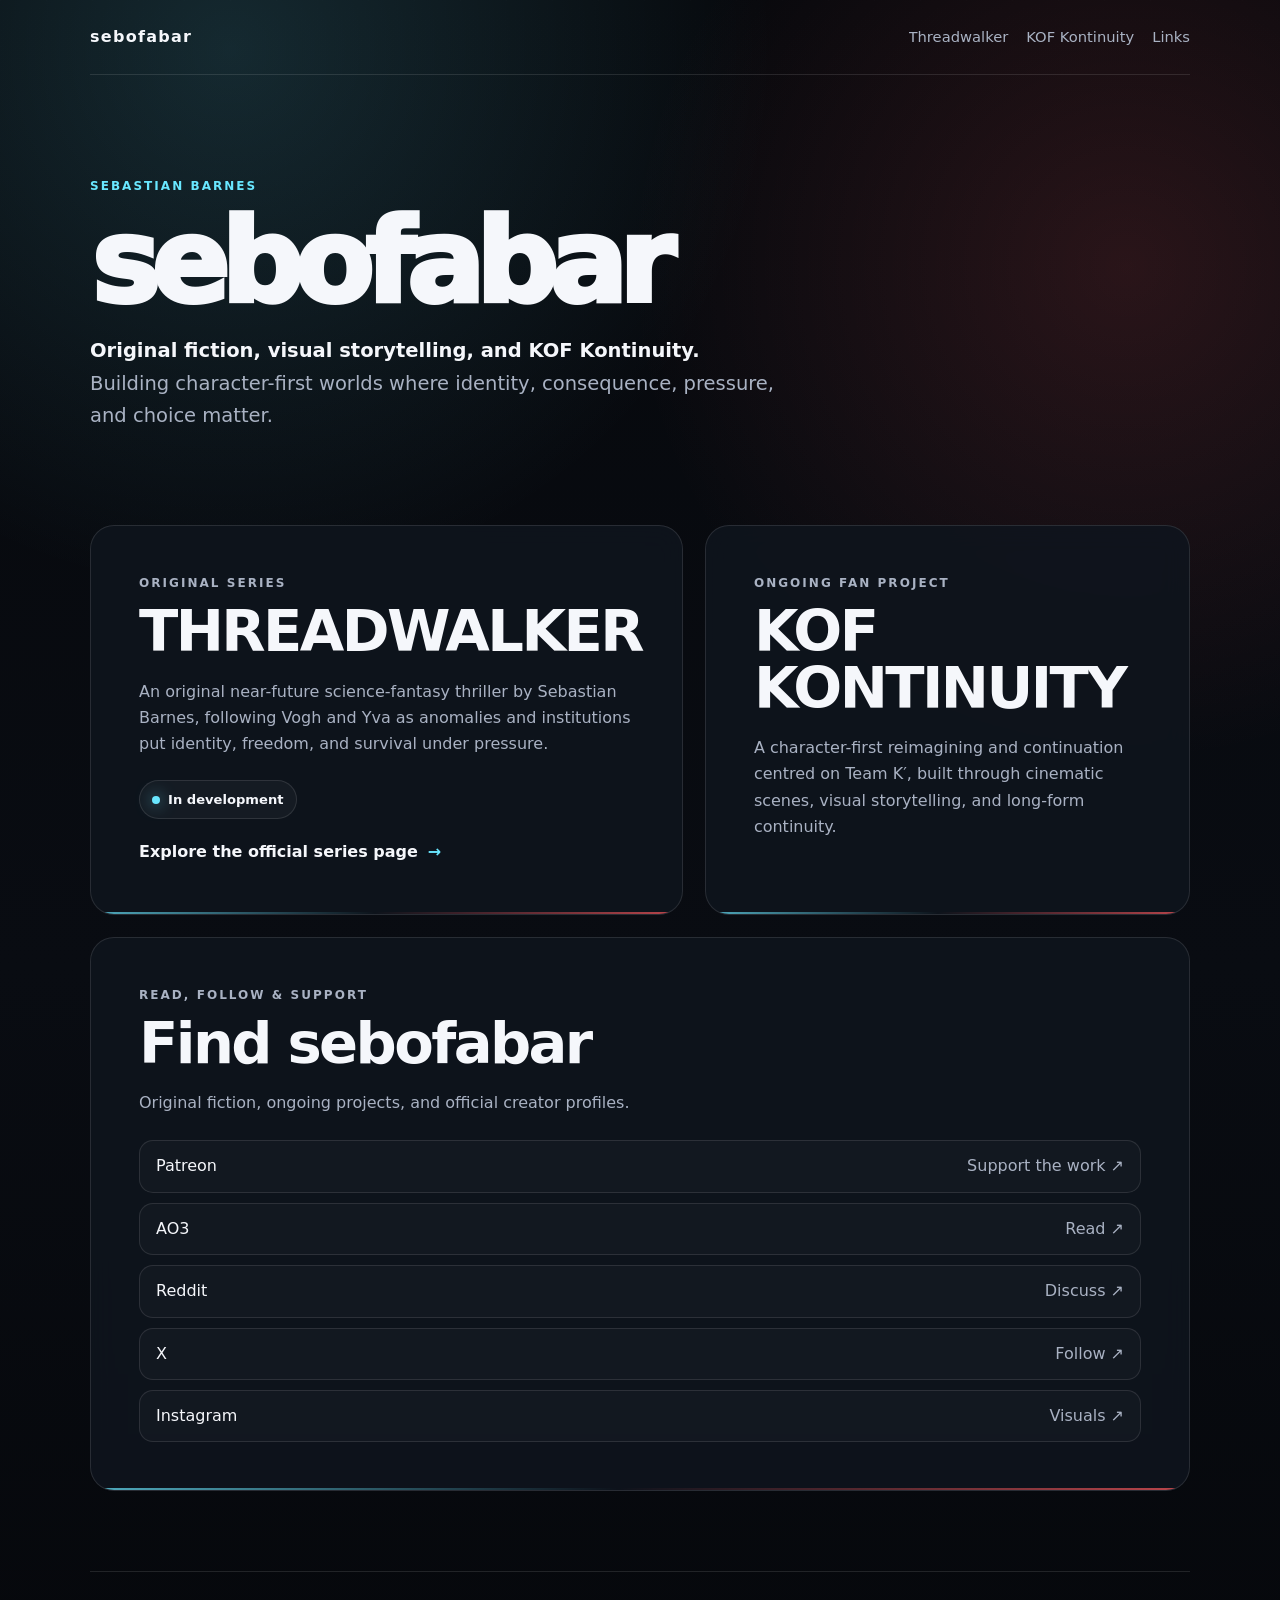
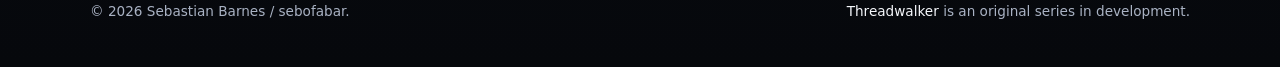
<file: index.html>
<!doctype html>
<html lang="en"><head>
<meta charset="utf-8"><meta name="viewport" content="width=device-width,initial-scale=1">
<title>sebofabar — Original Fiction & Visual Storytelling</title>
<meta name="description" content="The official website of Sebastian Barnes (sebofabar), creator of Threadwalker, an original science-fantasy series, and KOF Kontinuity.">
<meta name="author" content="Sebastian Barnes"><meta name="robots" content="index,follow"><meta name="theme-color" content="#0b0d12">
<link rel="canonical" href="https://sebofabar.com/"><link rel="stylesheet" href="/styles.css">
<meta property="og:type" content="website"><meta property="og:title" content="sebofabar — Original Fiction & Visual Storytelling"><meta property="og:description" content="Sebastian Barnes / sebofabar: creator of the original science-fantasy series Threadwalker, KOF Kontinuity, and visual storytelling."><meta property="og:url" content="https://sebofabar.com/"><meta property="og:image" content="https://sebofabar.com/social-sebofabar.png"><meta property="og:image:type" content="image/png"><meta property="og:image:width" content="1200"><meta property="og:image:height" content="630"><meta property="og:image:alt" content="Sebofabar creator brand illustration in dark cyan and red"><meta name="twitter:card" content="summary_large_image"><meta name="twitter:image" content="https://sebofabar.com/social-sebofabar.png">
<script type="application/ld+json">{"@context":"https://schema.org","@graph":[{"@type":"WebSite","@id":"https://sebofabar.com/#website","url":"https://sebofabar.com/","name":"sebofabar","publisher":{"@id":"https://sebofabar.com/#creator"}},{"@type":"Person","@id":"https://sebofabar.com/#creator","name":"Sebastian Barnes","alternateName":"sebofabar","url":"https://sebofabar.com/","sameAs":["https://www.patreon.com/sebofabar","https://archiveofourown.org/users/sebofabar","https://www.reddit.com/user/sebofabar/","https://x.com/sebofabar","https://www.instagram.com/sebofabar/"]},{"@type":"CreativeWorkSeries","@id":"https://sebofabar.com/threadwalker/#series","name":"Threadwalker","url":"https://sebofabar.com/threadwalker/","creator":{"@id":"https://sebofabar.com/#creator"},"description":"Threadwalker is an original near-future science-fantasy thriller created by Sebastian Barnes (sebofabar), following Vogh and Yva through escalating anomalies and Evollence.","genre":["Science fantasy","Near-future thriller"],"inLanguage":"en"}]}</script>
</head><body><div class="wrap">
<header><a class="brand" href="/">sebofabar</a><nav><a href="/threadwalker/">Threadwalker</a><a href="#kontinuity">KOF Kontinuity</a><a href="#links">Links</a></nav></header>
<main><section class="home-hero"><p class="creator">Sebastian Barnes</p><h1>sebofabar</h1><p class="lead"><strong>Original fiction, visual storytelling, and KOF Kontinuity.</strong> Building character-first worlds where identity, consequence, pressure, and choice matter.</p></section>
<section class="grid">
<article class="card"><div class="eyebrow">Original Series</div><h2>THREADWALKER</h2><p>An original near-future science-fantasy thriller by Sebastian Barnes, following Vogh and Yva as anomalies and institutions put identity, freedom, and survival under pressure.</p><div class="status">In development</div><p style="margin-top:20px"><a class="series-link" href="/threadwalker/">Explore the official series page <span>→</span></a></p></article>
<article class="card" id="kontinuity"><div class="eyebrow">Ongoing Fan Project</div><h2>KOF KONTINUITY</h2><p>A character-first reimagining and continuation centred on Team K′, built through cinematic scenes, visual storytelling, and long-form continuity.</p></article>
<article class="card wide" id="links"><div class="eyebrow">Read, Follow & Support</div><h2>Find sebofabar</h2><p>Original fiction, ongoing projects, and official creator profiles.</p><div class="links"><a class="button" href="https://www.patreon.com/sebofabar" target="_blank" rel="me noopener"><span>Patreon</span><span>Support the work ↗</span></a><a class="button" href="https://archiveofourown.org/users/sebofabar" target="_blank" rel="me noopener"><span>AO3</span><span>Read ↗</span></a><a class="button" href="https://www.reddit.com/user/sebofabar/" target="_blank" rel="me noopener"><span>Reddit</span><span>Discuss ↗</span></a><a class="button" href="https://x.com/sebofabar" target="_blank" rel="me noopener"><span>X</span><span>Follow ↗</span></a><a class="button" href="https://www.instagram.com/sebofabar/" target="_blank" rel="me noopener"><span>Instagram</span><span>Visuals ↗</span></a></div></article>
</section></main><footer><span>© 2026 Sebastian Barnes / sebofabar.</span><span><a href="/threadwalker/">Threadwalker</a> is an original series in development.</span></footer>
</div></body></html>
</file>
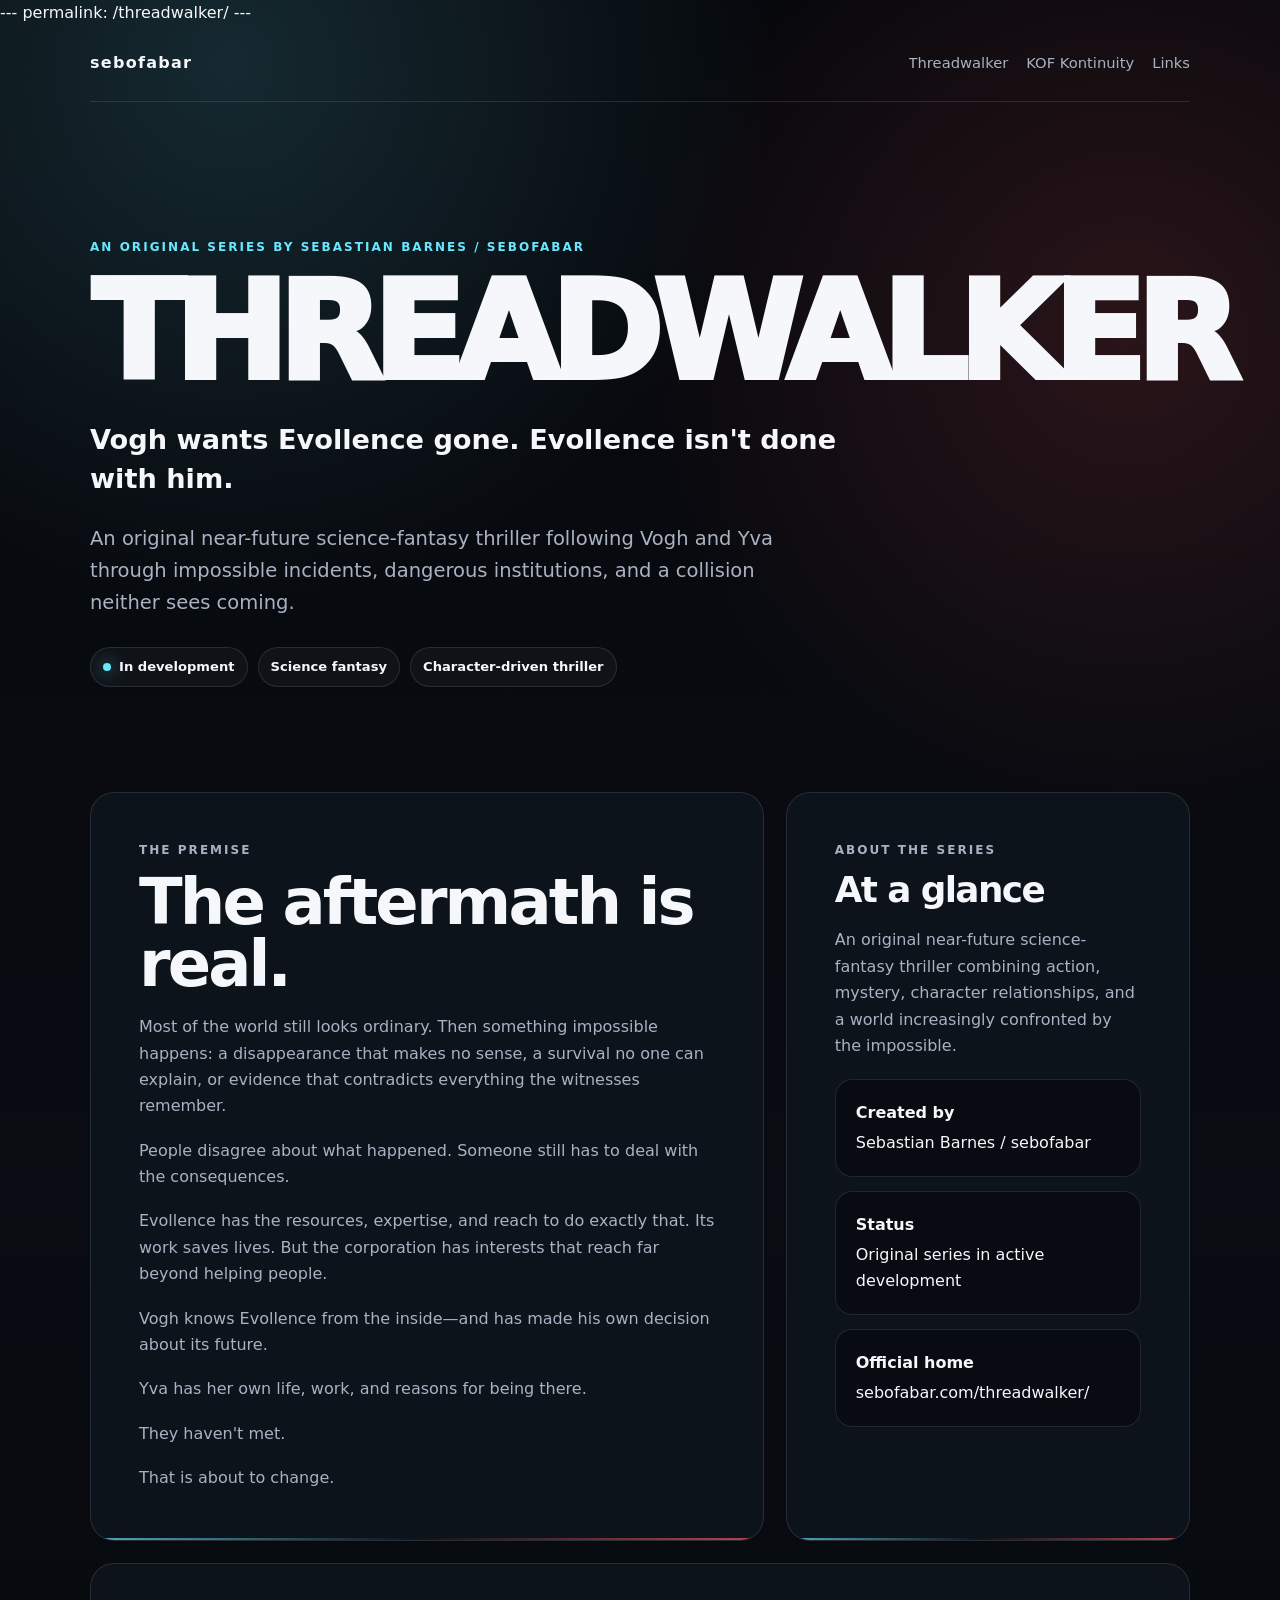
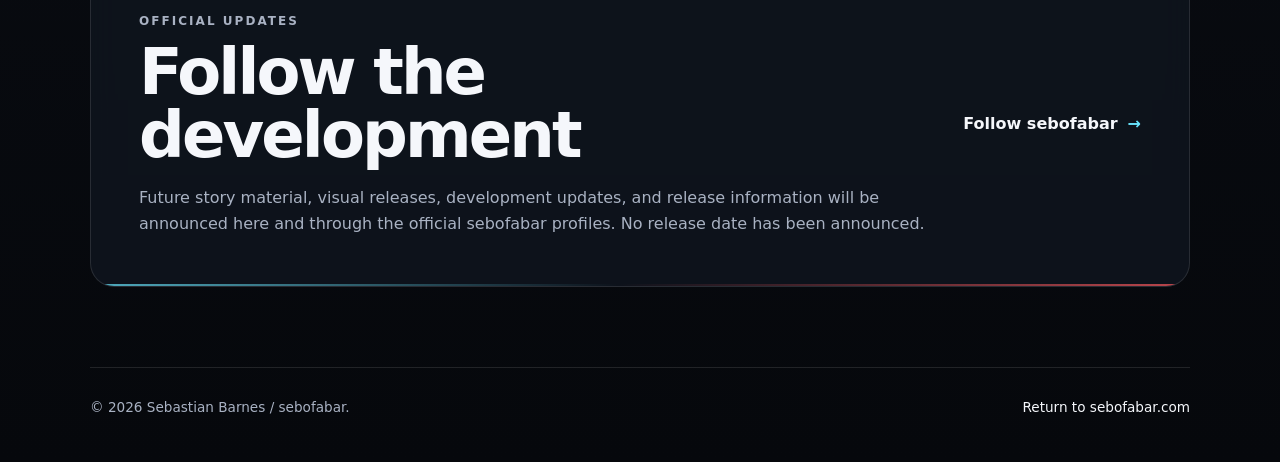
<file: threadwalker.html>
---
permalink: /threadwalker/
---
<!doctype html>
<html lang="en">
<head>
  <meta charset="utf-8">
  <meta name="viewport" content="width=device-width,initial-scale=1">
  <title>Threadwalker | Original Science-Fantasy Thriller by Sebastian Barnes</title>
  <meta name="description" content="Threadwalker is an original science-fantasy thriller by Sebastian Barnes (sebofabar), following Vogh and Yva through impossible events and Evollence.">
  <meta name="author" content="Sebastian Barnes">
  <meta name="robots" content="index,follow">
  <meta name="theme-color" content="#080a0f">
  <link rel="canonical" href="https://sebofabar.com/threadwalker/">
  <link rel="stylesheet" href="/styles.css">
  <style>
    /* Keep the narrower overview card's heading readable without clipping.
       Page-scoped: other cards and the main hero retain their existing sizes. */
    .content > aside.panel h2 {
      font-size: clamp(1.9rem, 2.8vw, 2.5rem);
      line-height: 1.08;
      letter-spacing: -0.045em;
      overflow-wrap: break-word;
    }
    /* Keep the updates link on one line without changing site-wide buttons. */
    .content > .cta > a {
      white-space: nowrap;
      flex: 0 0 auto;
    }
  </style>
  <meta property="og:type" content="website">
  <meta property="og:title" content="Threadwalker | Original Science-Fantasy Thriller by Sebastian Barnes">
  <meta property="og:description" content="An original near-future science-fantasy thriller following Vogh and Yva through impossible incidents, dangerous institutions, and a collision neither sees coming.">
  <meta property="og:url" content="https://sebofabar.com/threadwalker/">
  <meta property="og:site_name" content="sebofabar">
  <meta property="og:image" content="https://sebofabar.com/social-threadwalker.png">
  <meta property="og:image:type" content="image/png">
  <meta property="og:image:width" content="1200">
  <meta property="og:image:height" content="630">
  <meta property="og:image:alt" content="Threadwalker series illustration with abstract cyan and red intersecting threads">
  <meta name="twitter:card" content="summary_large_image">
  <meta name="twitter:image" content="https://sebofabar.com/social-threadwalker.png">
  <script type="application/ld+json">{"@context":"https://schema.org","@graph":[{"@type":"WebPage","@id":"https://sebofabar.com/threadwalker/#page","url":"https://sebofabar.com/threadwalker/","name":"Threadwalker — Original Series by Sebastian Barnes","isPartOf":{"@id":"https://sebofabar.com/#website"},"mainEntity":{"@id":"https://sebofabar.com/threadwalker/#series"}},{"@type":"CreativeWorkSeries","@id":"https://sebofabar.com/threadwalker/#series","name":"Threadwalker","alternateName":"THREADWALKER","url":"https://sebofabar.com/threadwalker/","creator":{"@id":"https://sebofabar.com/#creator"},"genre":["Science fantasy","Near-future thriller","Metaphysical thriller","Adventure"],"inLanguage":"en","description":"An original near-future science-fantasy thriller by Sebastian Barnes (sebofabar), following Vogh and Yva through impossible events and Evollence.","mainEntityOfPage":{"@id":"https://sebofabar.com/threadwalker/#page"}},{"@type":"Person","@id":"https://sebofabar.com/#creator","name":"Sebastian Barnes","alternateName":"sebofabar","url":"https://sebofabar.com/","sameAs":["https://www.patreon.com/sebofabar","https://archiveofourown.org/users/sebofabar","https://www.reddit.com/user/sebofabar/","https://x.com/sebofabar","https://www.instagram.com/sebofabar/"]},{"@type":"WebSite","@id":"https://sebofabar.com/#website","url":"https://sebofabar.com/","name":"sebofabar"}]}</script>
</head>
<body>
<div class="wrap">
  <header>
    <a class="brand" href="/">sebofabar</a>
    <nav>
      <a href="/threadwalker/" aria-current="page">Threadwalker</a>
      <a href="/#kontinuity">KOF Kontinuity</a>
      <a href="/#links">Links</a>
    </nav>
  </header>
  <main>
    <section class="hero">
      <p class="creator">An original series by Sebastian Barnes / sebofabar</p>
      <h1>THREADWALKER</h1>
      <p class="tagline"><strong>Vogh wants Evollence gone. Evollence isn't done with him.</strong></p>
      <p class="lead">An original near-future science-fantasy thriller following Vogh and Yva through impossible incidents, dangerous institutions, and a collision neither sees coming.</p>
      <div class="status-row">
        <span class="pill live">In development</span>
        <span class="pill">Science fantasy</span>
        <span class="pill">Character-driven thriller</span>
      </div>
    </section>
    <section class="content">
      <article class="panel">
        <div class="eyebrow">The premise</div>
        <h2>The aftermath is real.</h2>
        <p>Most of the world still looks ordinary. Then something impossible happens: a disappearance that makes no sense, a survival no one can explain, or evidence that contradicts everything the witnesses remember.</p>
        <p>People disagree about what happened. Someone still has to deal with the consequences.</p>
        <p>Evollence has the resources, expertise, and reach to do exactly that. Its work saves lives. But the corporation has interests that reach far beyond helping people.</p>
        <p>Vogh knows Evollence from the inside—and has made his own decision about its future.</p>
        <p>Yva has her own life, work, and reasons for being there.</p>
        <p>They haven't met.</p>
        <p>That is about to change.</p>
      </article>
      <aside class="panel">
        <div class="eyebrow">About the series</div>
        <h2>At a glance</h2>
        <p>An original near-future science-fantasy thriller combining action, mystery, character relationships, and a world increasingly confronted by the impossible.</p>
        <div class="fact-list">
          <div class="fact"><b>Created by</b>Sebastian Barnes / sebofabar</div>
          <div class="fact"><b>Status</b>Original series in active development</div>
          <div class="fact"><b>Official home</b>sebofabar.com/threadwalker/</div>
        </div>
      </aside>
      <article class="panel wide cta">
        <div>
          <div class="eyebrow">Official updates</div>
          <h2>Follow the development</h2>
          <p>Future story material, visual releases, development updates, and release information will be announced here and through the official sebofabar profiles. No release date has been announced.</p>
        </div>
        <a href="/#links">Follow sebofabar <span>→</span></a>
      </article>
    </section>
  </main>
  <footer>
    <span>© 2026 Sebastian Barnes / sebofabar.</span>
    <span><a href="/">Return to sebofabar.com</a></span>
  </footer>
</div>
</body>
</html>
</file>
<file: styles.css>
:root{--bg:#07090d;--panel:rgba(15,20,29,.9);--text:#f5f7fb;--muted:#a9b2c3;--line:rgba(255,255,255,.11);--cyan:#69e7ff;--red:#ff5a5f;--radius:24px;color-scheme:dark}*{box-sizing:border-box}html{scroll-behavior:smooth}body{margin:0;color:var(--text);background:radial-gradient(circle at 18% 3%,rgba(105,231,255,.15),transparent 34rem),radial-gradient(circle at 88% 16%,rgba(255,90,95,.14),transparent 31rem),linear-gradient(180deg,#06080c,#090c12 58%,#06080c);font-family:Inter,ui-sans-serif,system-ui,-apple-system,BlinkMacSystemFont,"Segoe UI",sans-serif;line-height:1.65}body:before{content:"";position:fixed;inset:0;z-index:0;pointer-events:none;background:linear-gradient(rgba(255,255,255,.018) 1px,transparent 1px),linear-gradient(90deg,rgba(255,255,255,.014) 1px,transparent 1px);background-size:46px 46px;opacity:.35;mask-image:linear-gradient(to bottom,#000,transparent 88%)}.wrap{width:min(1100px,calc(100% - 32px));margin:auto;position:relative;z-index:1}header{display:flex;justify-content:space-between;align-items:center;gap:24px;padding:24px 0;border-bottom:1px solid var(--line)}.brand{color:var(--text);text-decoration:none;font-weight:850;letter-spacing:.08em;text-transform:lowercase;flex:0 0 auto}nav{display:flex;gap:18px;flex-wrap:nowrap;overflow-x:auto;scrollbar-width:none;white-space:nowrap}nav::-webkit-scrollbar{display:none}nav a{color:var(--muted);text-decoration:none;font-size:.92rem}nav a:hover,nav a:focus-visible{color:var(--text)}.hero{padding:clamp(70px,11vw,136px) 0 clamp(62px,9vw,105px);max-width:950px}.creator,.eyebrow{color:var(--cyan);text-transform:uppercase;letter-spacing:.17em;font-weight:850;font-size:.75rem}.creator{margin:0 0 18px}.eyebrow{color:var(--muted);margin-bottom:10px}h1{margin:0;font-size:clamp(3.4rem,11vw,8.5rem);line-height:.84;letter-spacing:-.075em;font-weight:950}h2{margin:0 0 18px;font-size:clamp(2rem,5vw,4rem);line-height:.98;letter-spacing:-.045em}h3{margin:0 0 8px;font-size:1.3rem;letter-spacing:-.02em}.tagline{max-width:760px;margin:30px 0 0;font-size:clamp(1.15rem,3vw,1.7rem);color:var(--muted);line-height:1.45}.tagline strong,.lead strong{color:var(--text)}.status-row{display:flex;flex-wrap:wrap;gap:10px;margin-top:28px}.pill{display:inline-flex;align-items:center;gap:8px;padding:8px 12px;border:1px solid var(--line);border-radius:999px;color:var(--text);background:rgba(255,255,255,.035);font-size:.82rem;font-weight:750}.pill.live:before{content:"";width:8px;height:8px;border-radius:50%;background:var(--cyan);box-shadow:0 0 18px rgba(105,231,255,.85)}.content,.grid{display:grid;gap:22px;padding-bottom:80px}.content{grid-template-columns:1.25fr .75fr}.grid{grid-template-columns:1.1fr .9fr}.panel,.card{position:relative;overflow:hidden;padding:clamp(26px,5vw,48px);border:1px solid var(--line);border-radius:var(--radius);background:var(--panel);backdrop-filter:blur(14px)}.panel:after,.card:after{content:"";position:absolute;left:0;right:0;bottom:0;height:2px;background:linear-gradient(90deg,var(--cyan),transparent 48%,var(--red));opacity:.72}.wide{grid-column:1/-1}p{margin:0;color:var(--muted)}p+p{margin-top:18px}.quote{padding:24px;border-left:2px solid var(--cyan);background:rgba(105,231,255,.045);border-radius:0 16px 16px 0;color:var(--text);font-size:1.08rem;font-weight:700}.character-grid{display:grid;grid-template-columns:1fr 1fr;gap:16px;margin-top:24px}.character,.fact{padding:20px;border:1px solid var(--line);border-radius:17px;background:rgba(6,10,16,.68)}.character p{font-size:.95rem}.fact-list{display:grid;gap:14px;margin-top:20px}.fact b{display:block;color:var(--text);margin-bottom:3px}.cta{display:flex;justify-content:space-between;align-items:center;gap:24px}.cta a,.series-link{color:var(--text);text-decoration:none;font-weight:850;display:inline-flex;align-items:center;gap:10px}.cta a span,.series-link span{color:var(--cyan)}.home-hero{min-height:50vh;display:grid;align-content:center;padding:62px 0 54px;max-width:820px}.home-hero h1{font-size:clamp(3.3rem,10vw,7.2rem)}.lead{margin:24px 0 0;color:var(--muted);font-size:clamp(1rem,2.5vw,1.22rem);max-width:690px}.card h2{font-size:clamp(2rem,5vw,3.6rem);margin-top:10px}.status{display:inline-flex;align-items:center;gap:8px;margin-top:22px;padding:8px 12px;border-radius:999px;border:1px solid var(--line);color:var(--text);font-size:.82rem;font-weight:700;background:rgba(255,255,255,.035)}.status:before{content:"";width:8px;height:8px;border-radius:50%;background:var(--cyan);box-shadow:0 0 16px rgba(105,231,255,.8)}.links{display:grid;gap:10px;margin-top:24px}.button{display:flex;justify-content:space-between;align-items:center;gap:18px;min-height:52px;padding:12px 16px;border:1px solid var(--line);border-radius:14px;color:var(--text);text-decoration:none;background:rgba(255,255,255,.025)}.button span:last-child{color:var(--muted)}footer{border-top:1px solid var(--line);padding:28px 0 44px;display:flex;justify-content:space-between;flex-wrap:wrap;gap:20px;color:var(--muted);font-size:.85rem}footer a{color:var(--text);text-decoration:none}@media(max-width:780px){header{gap:16px}nav{gap:14px}nav a{font-size:.84rem}.content,.grid{grid-template-columns:1fr}.wide{grid-column:auto}.character-grid{grid-template-columns:1fr}.cta{align-items:flex-start;flex-direction:column}.home-hero{min-height:43vh;padding:52px 0 44px}h1{font-size:clamp(3.25rem,17vw,5.6rem)}}
</file>
